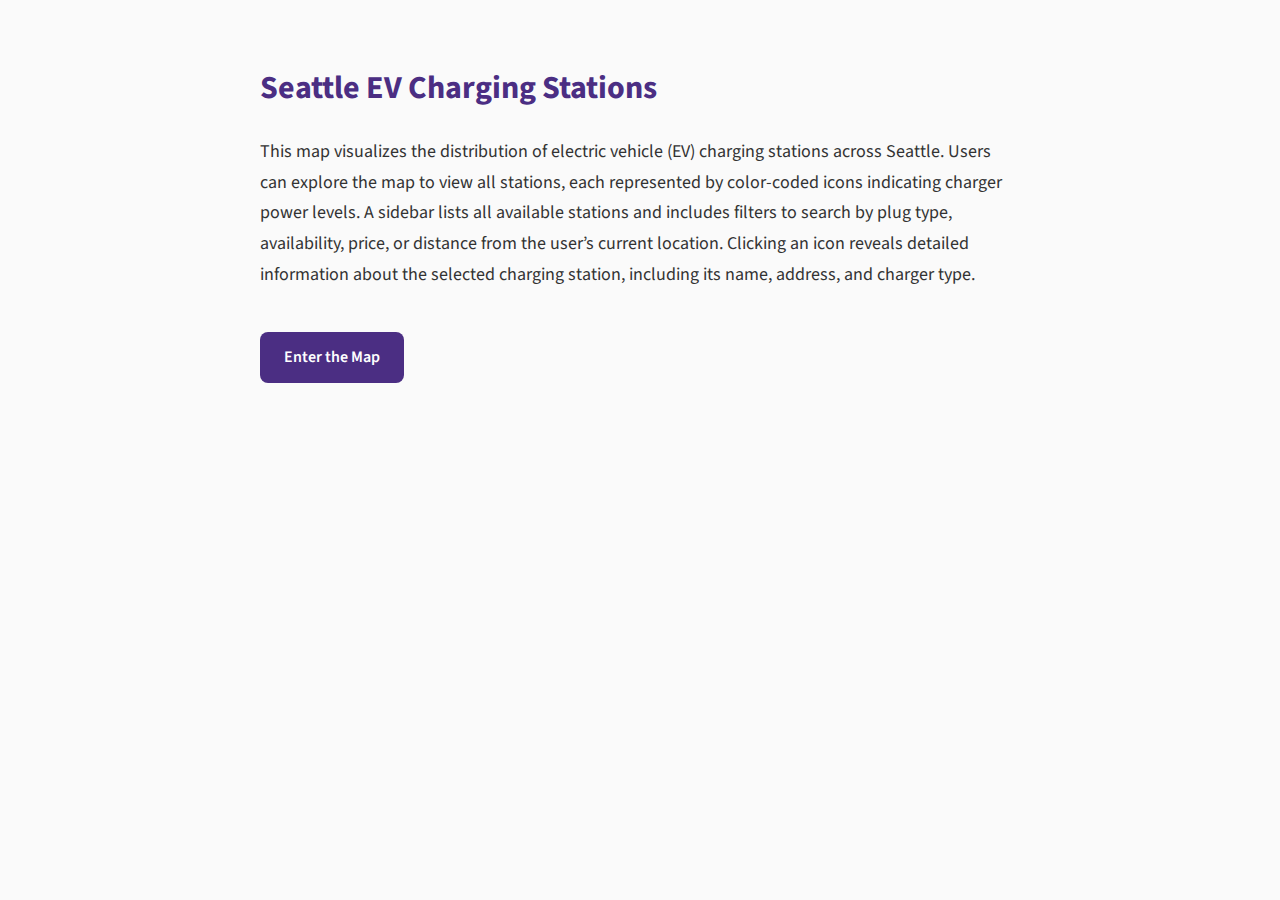
<file: intro.html>
<!DOCTYPE html>
<html lang="en">
<head>
  <meta charset="utf-8" />
  <title>Seattle EV Charging Stations – Introduction</title>
  <link rel="icon" type="image/png" href="favicon/type2.png" />
  <meta name="viewport" content="width=device-width, initial-scale=1" />
  <link href="https://fonts.googleapis.com/css?family=Source+Sans+Pro:400,700" rel="stylesheet" />
  <link rel="stylesheet" href="style.css" />
    <style>
    body {
        background-color: #fafafa;
        font-family: 'Source Sans Pro', sans-serif;
        color: #333;
        line-height: 1.7;
        font-size: 18px;
        padding: 40px 20px;
        max-width: 800px;
        margin: auto;
    }
    h1 {
        color: #4b2e83;
        font-size: 32px;
    }
    a.button {
        display: inline-block;
        margin-top: 24px;
        background: #4b2e83;
        color: white;
        padding: 12px 24px;
        border-radius: 8px;
        text-decoration: none;
        font-weight: 600;
        font-size: 16px;
    }
    a.button:hover {
        background: #3a2268;
    }
    </style>
</head>

<body>
  <h1>Seattle EV Charging Stations</h1>
  <p>
    This map visualizes the  distribution of electric vehicle (EV)
    charging stations across Seattle. Users can explore the map to view all stations,
    each represented by color-coded icons indicating charger power levels. A sidebar lists
    all available stations and includes filters to search by plug type, availability,
    price, or distance from the user’s current location. Clicking an icon reveals detailed
    information about the selected charging station, including its name, address, and
    charger type.
  </p>

  <a href="index.html" class="button">Enter the Map</a>
</body>
</html>
</file>
<file: style.css>
body {
    color: #404040;
    font: 400 15px/22px 'Source Sans Pro','Helvetica Neue',sans-serif;
    margin: 0;
    padding: 0;
}
* { box-sizing: border-box; }
  
.sidebar {
    position: absolute;
    width: 33.3333%;
    height: 100%;
    top: 0;
    left: 0;
    overflow: hidden;
    border-right: 1px solid rgb(0 0 0 / 25%);
    display: flex;
    flex-direction: column;
}
  
.map {
    position: absolute;
    left: 33.3333%;
    width: 66.6666%;
    top: 0;
    bottom: 0;
}
  
.heading {
    background-color: #4b2e83;
    color: #fff;
    border-bottom: 1px solid #eee;
    min-height: 60px;
    line-height: 60px;
    padding: 20px 10px;
    display: flex;
    justify-content: space-between;
    align-items: center;
}

.heading h1 {
    margin: 0;
}
  
.listings {
    flex: 2;
    overflow: auto;
    padding-bottom: 10px;
}
  
.listings .item {
    border-bottom: 1px solid #eee;
    padding: 10px;
}
  
.listings .item.active {
    background-color: #f8f8f8;
}
  
.marker {
    border: none;
    cursor: pointer;
    height: 56px;
    width: 56px;
    background-image: url('./marker.png');
    background-size: cover;
}
  
/* Popup styling */
.mapboxgl-popup {
    padding-bottom: 50px;
}
  
.mapboxgl-popup-close-button {
    display: none;
}
  
.mapboxgl-popup-content {
    font: 400 15px/22px 'Source Sans Pro','Helvetica Neue',sans-serif;
    padding: 0;
    width: 180px;
}
  
.mapboxgl-popup-content h3 {
    background: #4b2e83;
    color: #fff;
    margin: -15px 0 0;
    padding: 10px;
}
  
  /* Tooltip */
.item {
    position: relative;
}
  
.tooltip {
    display: none;
    position: absolute;
    left: 105%;
    top: 10px;
    background: #4b2e83;
    color: white;
    padding: 8px 12px;
    border-radius: 8px;
    white-space: nowrap;
    z-index: 10;
}
  
.item:hover .tooltip {
    display: block;
}
  
/* Filters */
#filters {
    padding: 10px 20px;
    border-bottom: 1px solid #eee;
    font-size: 13px;
    background: #fafafa;
}
  
#filters h3 {
    margin: 0 0 8px;
    font-size: 15px;
}
  
#filters label {
    display: block;
    margin-bottom: 6px;
}
  
#filters select {
    width: 100%;
    font-size: 13px;
    padding: 3px 4px;
}
  
#useLocationBtn {
    margin-top: 6px;
    padding: 6px 8px;
    font-size: 13px;
    background: #4b2e83;
    color: #fff;
    border: none;
    border-radius: 4px;
    cursor: pointer;
}

.zoom-controls {
    position: absolute;
    right: 16px;
    bottom: 24px;
    display: flex;
    flex-direction: column;
    gap: 6px;
    z-index: 2;
}
  
.zoom-controls button {
    width: 32px;
    height: 32px;
    border-radius: 6px;
    border: 1px solid rgba(0, 0, 0, 0.15);
    background: rgba(75, 46, 131, 0.75);
    color: #fff;
    font-size: 18px;
    line-height: 1;
    cursor: pointer;
    padding: 0;
}
  
.zoom-controls button:hover {
    background: rgba(75, 46, 131, 0.95);
}


.filter-toggle-btn {
    background: rgba(255, 255, 255, 0.15);
    border: 1px solid rgba(255, 255, 255, 0.2);
    color: #ffffff;
    font-size: 14px;
    cursor: pointer;
    padding: 6px 10px;
    border-radius: 6px;
    font-weight: 600;
}
  
.filter-toggle-btn:hover {
    opacity: 0.8;
}
  
#filters.collapsed {
    display: none;
}
</file>
